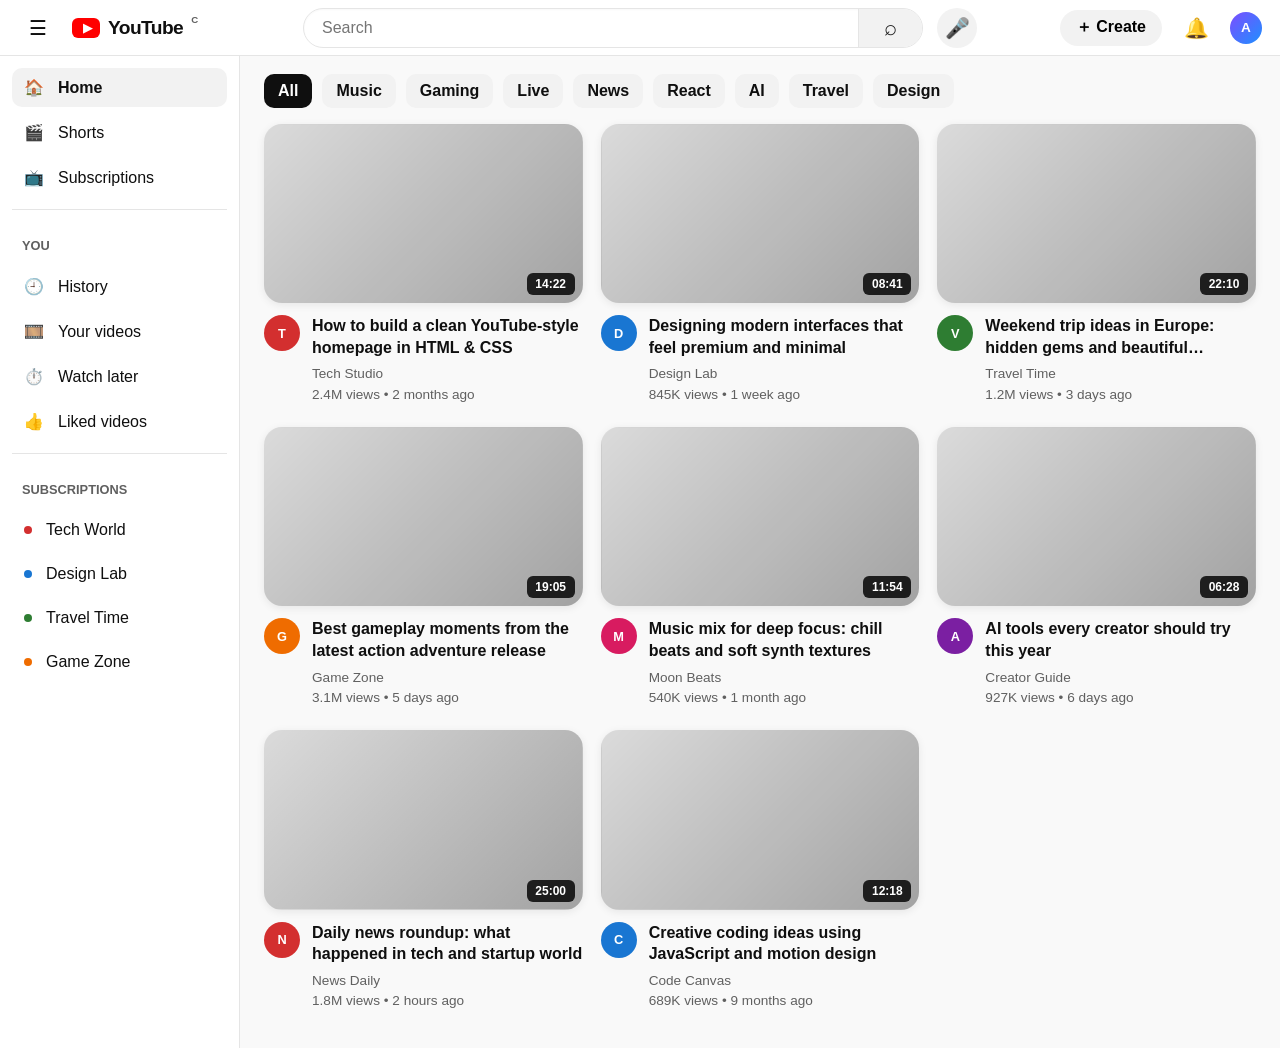
<file: index.html>
<!DOCTYPE html>
<html lang="en">
  <head>
    <meta charset="UTF-8" />
    <meta name="viewport" content="width=device-width, initial-scale=1.0" />
    <title>YouTube Clone</title>
    <link rel="stylesheet" href="style.css" />
    <script src="script.js" defer></script>
  </head>
  <body>
    <header class="topbar">
      <div class="left-controls">
        <button class="icon-btn" aria-label="Menu">☰</button>

        <div class="brand" aria-label="YouTube logo">
          <div class="brand-mark">
            <span>▶</span>
          </div>
          <span class="brand-text">YouTube</span>
          <span class="country-code">C</span>
        </div>
      </div>

      <div class="search-area">
        <div class="search-wrap">
          <input type="text" placeholder="Search" aria-label="Search" />
          <button class="search-btn" aria-label="Search button">⌕</button>
        </div>
        <button class="icon-btn mic-btn" aria-label="Voice search">🎤</button>
      </div>

      <div class="right-controls">
        <div class="create-menu-wrapper">
          <button class="create-btn" aria-label="Create options" aria-expanded="false" aria-controls="create-menu">＋ Create</button>
          <div class="create-menu" id="create-menu" hidden>
            <button type="button">Upload video</button>
            <button type="button">Go live</button>
            <button type="button">Create post</button>
          </div>
        </div>
        <button class="icon-btn" aria-label="Notifications">🔔</button>
        <button class="profile-avatar" type="button" aria-label="Open profile menu">A</button>
      </div>
    </header>

    <div class="content-wrap">
      <aside class="sidebar">
        <nav class="nav-section">
          <a class="nav-item active" href="#"><span>🏠</span>Home</a>
          <a class="nav-item" href="#"><span>🎬</span>Shorts</a>
          <a class="nav-item" href="#"><span>📺</span>Subscriptions</a>
        </nav>

        <div class="divider"></div>

        <nav class="nav-section">
          <h4>You</h4>
          <a class="nav-item" href="#"><span>🕘</span>History</a>
          <a class="nav-item" href="#"><span>🎞️</span>Your videos</a>
          <a class="nav-item" href="#"><span>⏱️</span>Watch later</a>
          <a class="nav-item" href="#"><span>👍</span>Liked videos</a>
        </nav>

        <div class="divider"></div>

        <nav class="nav-section">
          <h4>Subscriptions</h4>
          <a class="nav-item" href="#"><span class="dot red"></span>Tech World</a>
          <a class="nav-item" href="#"><span class="dot blue"></span>Design Lab</a>
          <a class="nav-item" href="#"><span class="dot green"></span>Travel Time</a>
          <a class="nav-item" href="#"><span class="dot orange"></span>Game Zone</a>
        </nav>
      </aside>

      <main class="main-panel">
        <div class="chip-row">
          <button class="chip active">All</button>
          <button class="chip">Music</button>
          <button class="chip">Gaming</button>
          <button class="chip">Live</button>
          <button class="chip">News</button>
          <button class="chip">React</button>
          <button class="chip">AI</button>
          <button class="chip">Travel</button>
          <button class="chip">Design</button>
        </div>

        <section class="video-grid">
          <article class="video-card">
            <div class="thumbnail thumb-one">
              <span class="time-badge">14:22</span>
            </div>
            <div class="video-meta">
              <div class="channel-avatar red">T</div>
              <div class="video-info">
                <h3>How to build a clean YouTube-style homepage in HTML & CSS</h3>
                <p>Tech Studio</p>
                <p>2.4M views • 2 months ago</p>
              </div>
            </div>
          </article>

          <article class="video-card">
            <div class="thumbnail thumb-two">
              <span class="time-badge">08:41</span>
            </div>
            <div class="video-meta">
              <div class="channel-avatar blue">D</div>
              <div class="video-info">
                <h3>Designing modern interfaces that feel premium and minimal</h3>
                <p>Design Lab</p>
                <p>845K views • 1 week ago</p>
              </div>
            </div>
          </article>

          <article class="video-card">
            <div class="thumbnail thumb-three">
              <span class="time-badge">22:10</span>
            </div>
            <div class="video-meta">
              <div class="channel-avatar green">V</div>
              <div class="video-info">
                <h3>Weekend trip ideas in Europe: hidden gems and beautiful coastlines</h3>
                <p>Travel Time</p>
                <p>1.2M views • 3 days ago</p>
              </div>
            </div>
          </article>

          <article class="video-card">
            <div class="thumbnail thumb-four">
              <span class="time-badge">19:05</span>
            </div>
            <div class="video-meta">
              <div class="channel-avatar orange">G</div>
              <div class="video-info">
                <h3>Best gameplay moments from the latest action adventure release</h3>
                <p>Game Zone</p>
                <p>3.1M views • 5 days ago</p>
              </div>
            </div>
          </article>

          <article class="video-card">
            <div class="thumbnail thumb-five">
              <span class="time-badge">11:54</span>
            </div>
            <div class="video-meta">
              <div class="channel-avatar pink">M</div>
              <div class="video-info">
                <h3>Music mix for deep focus: chill beats and soft synth textures</h3>
                <p>Moon Beats</p>
                <p>540K views • 1 month ago</p>
              </div>
            </div>
          </article>

          <article class="video-card">
            <div class="thumbnail thumb-six">
              <span class="time-badge">06:28</span>
            </div>
            <div class="video-meta">
              <div class="channel-avatar purple">A</div>
              <div class="video-info">
                <h3>AI tools every creator should try this year</h3>
                <p>Creator Guide</p>
                <p>927K views • 6 days ago</p>
              </div>
            </div>
          </article>

          <article class="video-card">
            <div class="thumbnail thumb-seven">
              <span class="time-badge">25:00</span>
            </div>
            <div class="video-meta">
              <div class="channel-avatar red">N</div>
              <div class="video-info">
                <h3>Daily news roundup: what happened in tech and startup world</h3>
                <p>News Daily</p>
                <p>1.8M views • 2 hours ago</p>
              </div>
            </div>
          </article>

          <article class="video-card">
            <div class="thumbnail thumb-eight">
              <span class="time-badge">12:18</span>
            </div>
            <div class="video-meta">
              <div class="channel-avatar blue">C</div>
              <div class="video-info">
                <h3>Creative coding ideas using JavaScript and motion design</h3>
                <p>Code Canvas</p>
                <p>689K views • 9 months ago</p>
              </div>
            </div>
          </article>
        </section>
      </main>
    </div>

  </body>
</html>
</file>
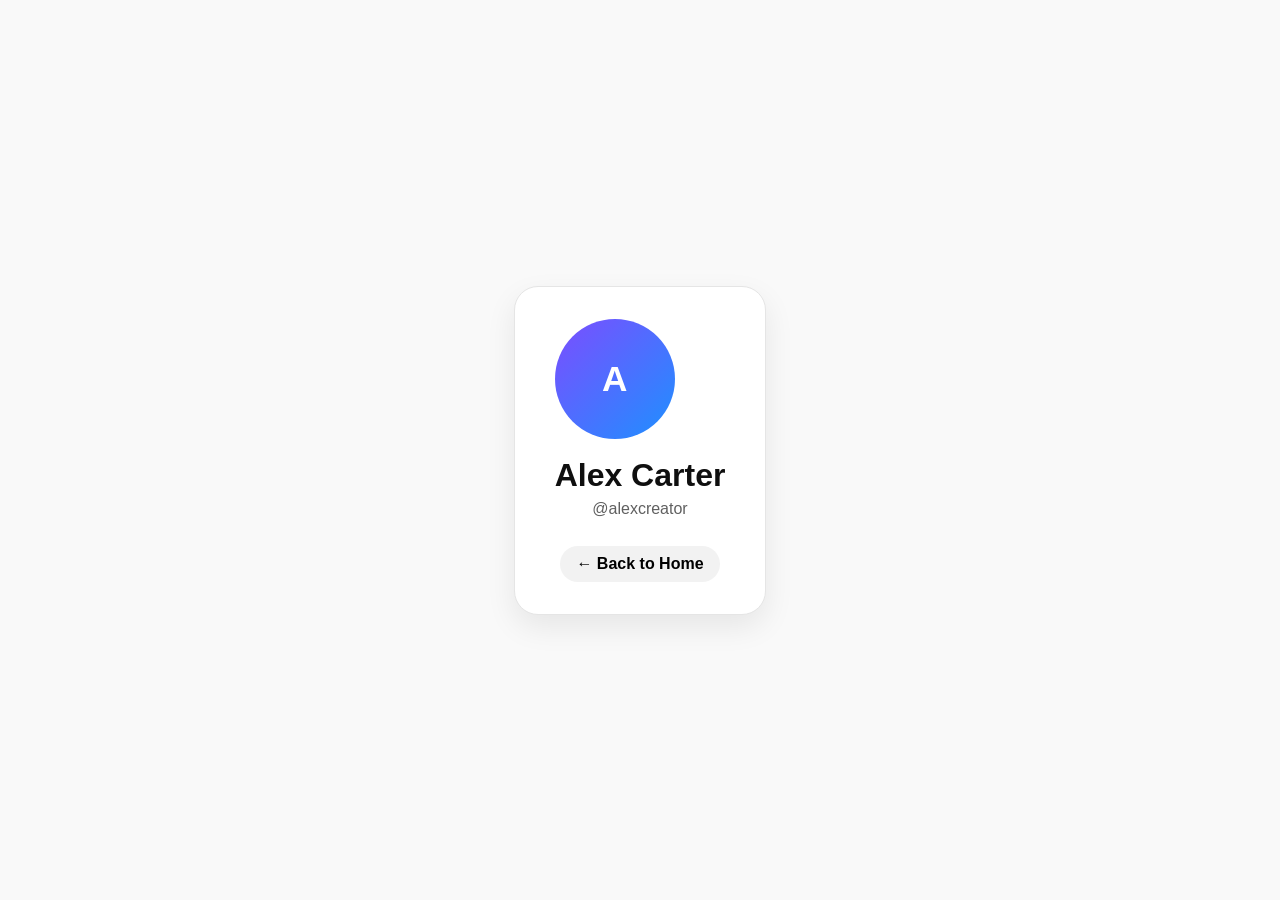
<file: profile.html>
<!DOCTYPE html>
<html lang="en">
  <head>
    <meta charset="UTF-8" />
    <meta name="viewport" content="width=device-width, initial-scale=1.0" />
    <title>Profile</title>
    <link rel="stylesheet" href="style.css" />
  </head>
  <body>
    <div class="profile-page">
      <div class="profile-card">
        <div class="profile-avatar large">A</div>
        <h1>Alex Carter</h1>
        <p>@alexcreator</p>
        <button class="create-btn profile-back" type="button" onclick="window.location.href='index.html'">← Back to Home</button>
      </div>
    </div>
  </body>
</html>
</file>
<file: style.css>
:root {
  --bg: #f9f9f9;
  --panel: #ffffff;
  --text: #0f0f0f;
  --muted: #606060;
  --line: #e5e5e5;
  --hover: #f2f2f2;
  --chip: #f2f2f2;
  --chip-active: #0f0f0f;
  --chip-active-text: #ffffff;
  --red: #ff0000;
}

* {
  box-sizing: border-box;
  margin: 0;
  padding: 0;
}

html {
  scroll-behavior: smooth;
}

body {
  background: var(--bg);
  color: var(--text);
  font-family: Arial, Helvetica, sans-serif;
}

button,
input {
  font: inherit;
}

button {
  cursor: pointer;
  border: none;
  background: transparent;
}

.topbar {
  position: sticky;
  top: 0;
  z-index: 20;
  display: flex;
  align-items: center;
  justify-content: space-between;
  gap: 20px;
  height: 56px;
  padding: 0 18px;
  background: rgba(255, 255, 255, 0.96);
  backdrop-filter: blur(8px);
  border-bottom: 1px solid var(--line);
}

.left-controls,
.right-controls,
.search-area {
  display: flex;
  align-items: center;
}

.left-controls {
  gap: 14px;
  min-width: 220px;
}

.right-controls {
  gap: 14px;
  min-width: 220px;
  justify-content: flex-end;
}

.icon-btn {
  display: inline-flex;
  align-items: center;
  justify-content: center;
  width: 40px;
  height: 40px;
  border-radius: 50%;
  font-size: 20px;
  color: var(--text);
  transition: background 0.2s ease;
}

.icon-btn:hover {
  background: var(--hover);
}

.brand {
  display: flex;
  align-items: center;
  gap: 8px;
  font-weight: 700;
}

.brand-mark {
  display: flex;
  align-items: center;
  justify-content: center;
  width: 28px;
  height: 20px;
  background: var(--red);
  border-radius: 6px;
  color: #fff;
  font-size: 12px;
  padding-left: 2px;
}

.brand-text {
  font-size: 1.2rem;
  letter-spacing: -0.03em;
}

.country-code {
  font-size: 0.6rem;
  color: var(--muted);
  transform: translateY(-8px);
}

.search-area {
  flex: 1;
  justify-content: center;
  gap: 14px;
}

.search-wrap {
  display: flex;
  align-items: center;
  width: min(100%, 620px);
  height: 40px;
  border: 1px solid var(--line);
  background: #fff;
  border-radius: 999px;
  overflow: hidden;
  box-shadow: inset 0 1px 2px rgba(0, 0, 0, 0.03);
}

.search-wrap input {
  flex: 1;
  height: 100%;
  border: none;
  outline: none;
  padding: 0 18px;
  font-size: 1rem;
  background: transparent;
}

.search-btn {
  width: 64px;
  height: 100%;
  background: var(--chip);
  border-left: 1px solid var(--line);
  font-size: 22px;
  color: #1f1f1f;
}

.mic-btn {
  background: var(--chip);
}

.create-menu-wrapper {
  position: relative;
}

.create-btn {
  display: inline-flex;
  align-items: center;
  justify-content: center;
  gap: 8px;
  height: 36px;
  padding: 0 16px;
  border-radius: 999px;
  background: var(--chip);
  font-weight: 600;
}

.create-btn[aria-expanded='true'] {
  background: #e9e9e9;
}

.create-menu {
  position: absolute;
  top: calc(100% + 10px);
  right: 0;
  display: flex;
  flex-direction: column;
  min-width: 180px;
  padding: 8px;
  background: #fff;
  border: 1px solid var(--line);
  border-radius: 14px;
  box-shadow: 0 16px 30px rgba(0, 0, 0, 0.12);
  z-index: 30;
  opacity: 1;
  transform: translateY(0);
  transition: opacity 0.2s ease, transform 0.2s ease;
}

.create-menu[hidden] {
  display: none;
}

.create-menu button {
  width: 100%;
  padding: 10px 12px;
  border-radius: 10px;
  text-align: left;
  color: var(--text);
  font-weight: 500;
}

.create-menu button:hover {
  background: var(--hover);
}

.profile-avatar {
  display: flex;
  align-items: center;
  justify-content: center;
  width: 32px;
  height: 32px;
  border-radius: 50%;
  background: linear-gradient(135deg, #7c4dff, #1e90ff);
  color: white;
  font-weight: 700;
  font-size: 0.85rem;
  cursor: pointer;
  border: none;
  transition: transform 0.2s ease, box-shadow 0.2s ease;
}

.profile-avatar:hover {
  transform: scale(1.05);
  box-shadow: 0 4px 12px rgba(124, 77, 255, 0.3);
}

.profile-avatar:active {
  transform: scale(0.97);
}

.profile-avatar.large {
  width: 120px;
  height: 120px;
  font-size: 2.2rem;
  margin-bottom: 18px;
}

.profile-page {
  min-height: 100vh;
  display: flex;
  align-items: center;
  justify-content: center;
  background: var(--bg);
  padding: 24px;
}

.profile-card {
  background: white;
  border: 1px solid var(--line);
  border-radius: 24px;
  box-shadow: 0 12px 30px rgba(0, 0, 0, 0.08);
  padding: 32px 40px;
  text-align: center;
}

.profile-card h1 {
  font-size: 2rem;
  margin-bottom: 6px;
}

.profile-card p {
  color: var(--muted);
  margin-bottom: 20px;
}

.profile-back {
  margin-top: 8px;
}

.content-wrap {
  display: flex;
  min-height: calc(100vh - 56px);
}

.sidebar {
  width: 240px;
  padding: 12px 12px 24px;
  background: #fff;
  border-right: 1px solid var(--line);
}

.nav-section {
  display: flex;
  flex-direction: column;
  gap: 6px;
}

.nav-section h4 {
  margin: 16px 10px 8px;
  font-size: 0.8rem;
  color: var(--muted);
  text-transform: uppercase;
}

.nav-item {
  display: flex;
  align-items: center;
  gap: 14px;
  padding: 10px 12px;
  border-radius: 10px;
  text-decoration: none;
  color: var(--text);
  font-weight: 500;
  transition: background 0.2s ease;
}

.nav-item:hover {
  background: var(--hover);
}

.nav-item.active {
  background: #f2f2f2;
  font-weight: 700;
}

.dot {
  width: 8px;
  height: 8px;
  border-radius: 50%;
  display: inline-block;
}

.red { background: #e53935; }
.blue { background: #1e88e5; }
.green { background: #43a047; }
.orange { background: #fb8c00; }

.divider {
  height: 1px;
  background: var(--line);
  margin: 12px 0;
}

.main-panel {
  flex: 1;
  padding: 12px 24px 36px;
}

.chip-row {
  display: flex;
  flex-wrap: wrap;
  gap: 10px;
  padding: 6px 0 16px;
}

.chip {
  padding: 8px 14px;
  border-radius: 10px;
  background: var(--chip);
  color: var(--text);
  font-weight: 600;
}

.chip.active {
  background: var(--chip-active);
  color: var(--chip-active-text);
}

.chip:hover,
.nav-item:hover {
  transform: translateY(-1px);
}

.video-grid {
  display: grid;
  grid-template-columns: repeat(auto-fit, minmax(260px, 1fr));
  gap: 22px 18px;
}

.video-card {
  display: flex;
  flex-direction: column;
  gap: 12px;
}

.thumbnail {
  position: relative;
  width: 100%;
  aspect-ratio: 16 / 9;
  border-radius: 18px;
  overflow: hidden;
  background-size: cover;
  background-position: center;
  box-shadow: 0 2px 8px rgba(0, 0, 0, 0.08);
}

.thumb-one {
  background-image: linear-gradient(135deg, rgba(0,0,0,0.12), rgba(0,0,0,0.35)), url('https://images.unsplash.com/photo-1498050108023-c5249f4df085?auto=format&fit=crop&w=900&q=80');
}

.thumb-two {
  background-image: linear-gradient(135deg, rgba(0,0,0,0.12), rgba(0,0,0,0.35)), url('https://images.unsplash.com/photo-1522202176988-66273c2fd55f?auto=format&fit=crop&w=900&q=80');
}

.thumb-three {
  background-image: linear-gradient(135deg, rgba(0,0,0,0.12), rgba(0,0,0,0.35)), url('https://images.unsplash.com/photo-1507525428034-b723cf961d3e?auto=format&fit=crop&w=900&q=80');
}

.thumb-four {
  background-image: linear-gradient(135deg, rgba(0,0,0,0.12), rgba(0,0,0,0.35)), url('https://images.unsplash.com/photo-1542751371-adc38448a05e?auto=format&fit=crop&w=900&q=80');
}

.thumb-five {
  background-image: linear-gradient(135deg, rgba(0,0,0,0.12), rgba(0,0,0,0.35)), url('https://images.unsplash.com/photo-1516280440614-37939bbacd81?auto=format&fit=crop&w=900&q=80');
}

.thumb-six {
  background-image: linear-gradient(135deg, rgba(0,0,0,0.12), rgba(0,0,0,0.35)), url('https://images.unsplash.com/photo-1531482615713-2afd69097998?auto=format&fit=crop&w=900&q=80');
}

.thumb-seven {
  background-image: linear-gradient(135deg, rgba(0,0,0,0.12), rgba(0,0,0,0.35)), url('https://images.unsplash.com/photo-1495020689067-958852a7765e?auto=format&fit=crop&w=900&q=80');
}

.thumb-eight {
  background-image: linear-gradient(135deg, rgba(0,0,0,0.12), rgba(0,0,0,0.35)), url('https://images.unsplash.com/photo-1515879218367-8466d910aaa4?auto=format&fit=crop&w=900&q=80');
}

.time-badge {
  position: absolute;
  right: 8px;
  bottom: 8px;
  display: inline-flex;
  align-items: center;
  justify-content: center;
  min-width: 48px;
  height: 22px;
  padding: 0 8px;
  border-radius: 6px;
  background: rgba(15, 15, 15, 0.9);
  color: white;
  font-size: 0.75rem;
  font-weight: 700;
}

.video-meta {
  display: flex;
  align-items: flex-start;
  gap: 12px;
}

.channel-avatar {
  display: flex;
  align-items: center;
  justify-content: center;
  flex-shrink: 0;
  width: 36px;
  height: 36px;
  border-radius: 50%;
  color: white;
  font-weight: 700;
  font-size: 0.8rem;
}

.red { background: #d32f2f; }
.blue { background: #1976d2; }
.green { background: #2e7d32; }
.orange { background: #ef6c00; }
.pink { background: #d81b60; }
.purple { background: #7b1fa2; }

.video-info {
  min-width: 0;
}

.video-info h3 {
  font-size: 1rem;
  line-height: 1.35;
  margin-bottom: 6px;
  display: -webkit-box;
  -webkit-box-orient: vertical;
  line-clamp: 2;
  -webkit-line-clamp: 2;
  overflow: hidden;
}

.video-info p {
  font-size: 0.85rem;
  color: var(--muted);
  line-height: 1.5;
}

@media (max-width: 980px) {
  .sidebar {
    display: none;
  }

  .main-panel {
    padding-left: 18px;
    padding-right: 18px;
  }
}

@media (max-width: 768px) {
  .topbar {
    gap: 10px;
    padding: 0 12px;
  }

  .left-controls,
  .right-controls {
    min-width: auto;
  }

  .brand-text {
    display: none;
  }

  .search-area {
    gap: 8px;
  }

  .search-wrap {
    width: 100%;
  }

  .create-btn {
    display: none;
  }

  .video-grid {
    grid-template-columns: 1fr;
  }
}
</file>
